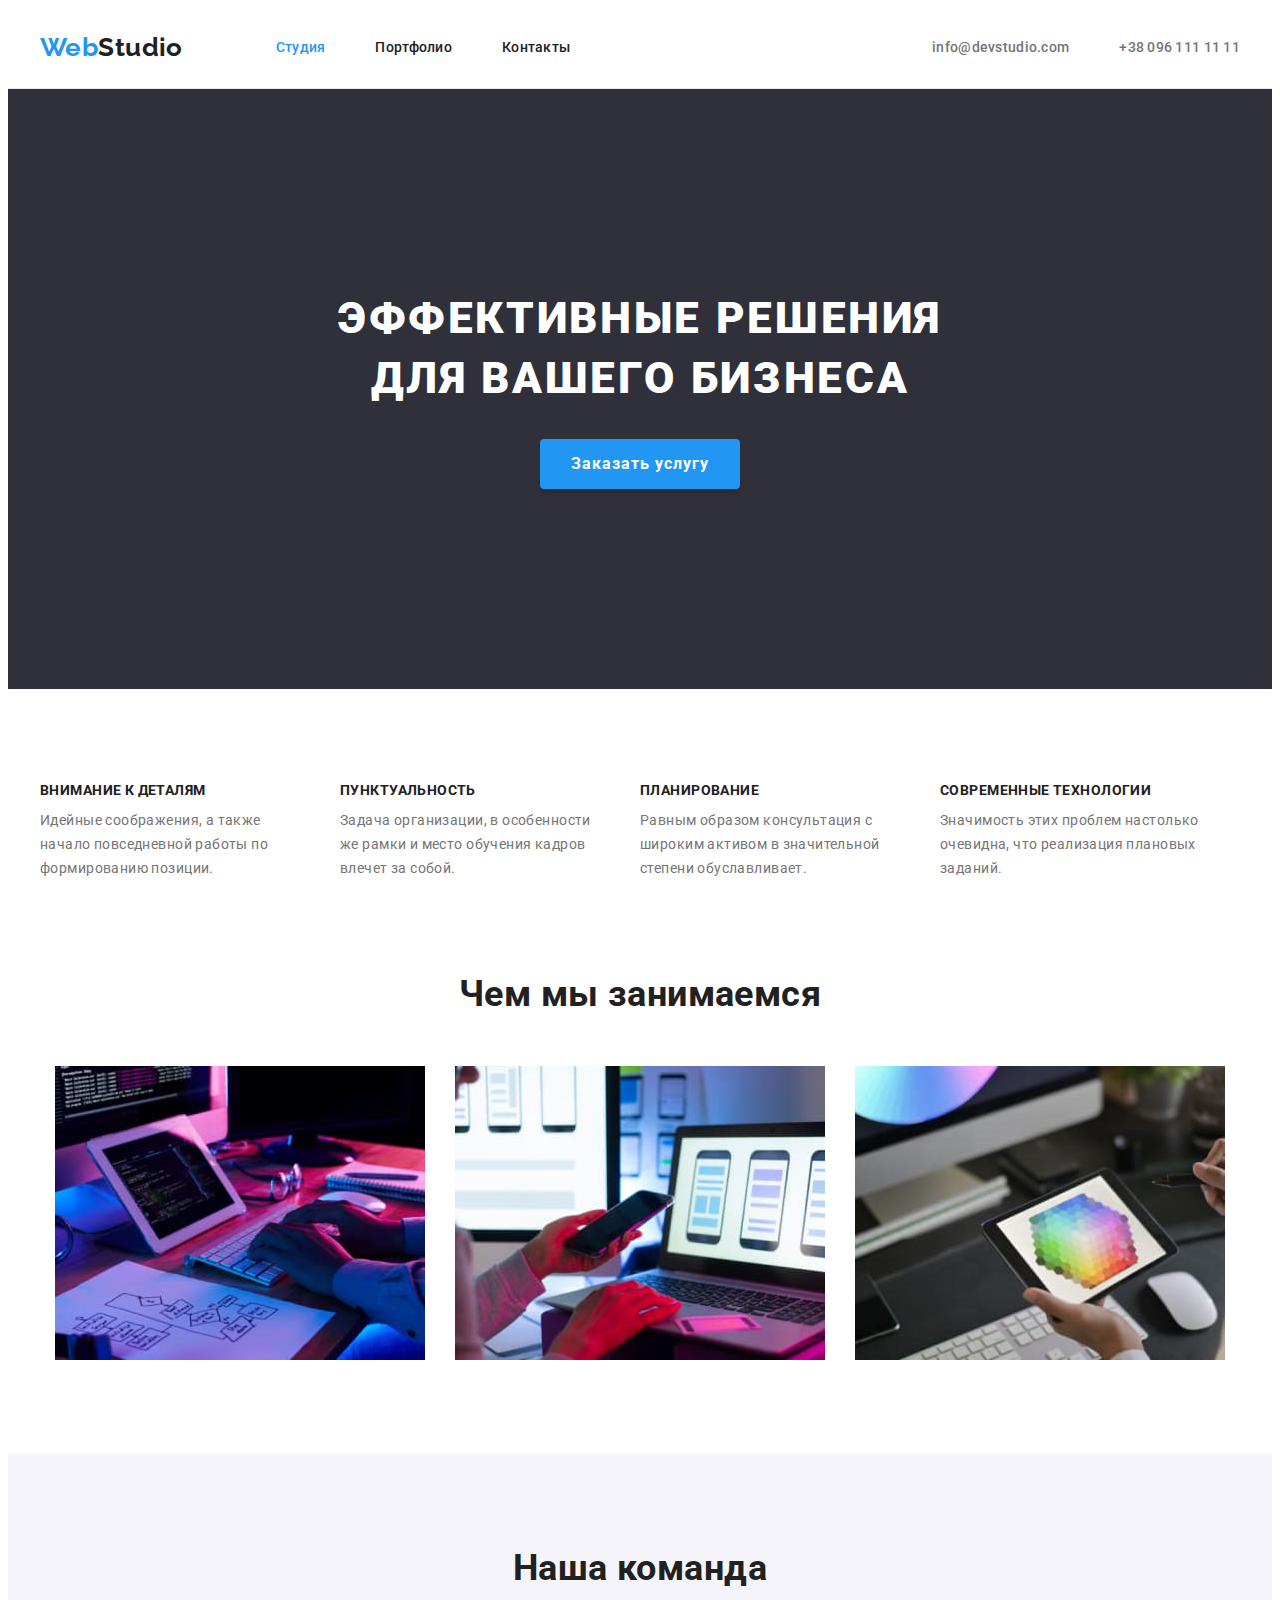
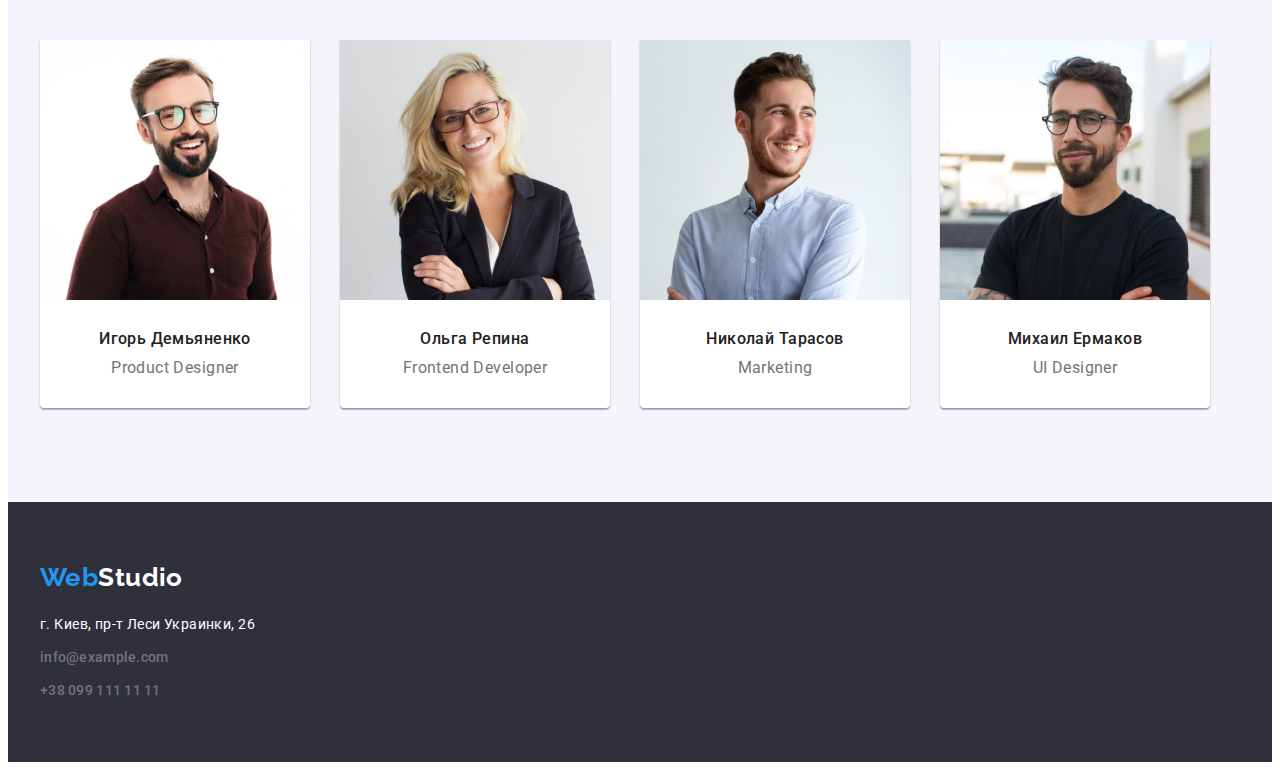
<file: index.html>
<!DOCTYPE html>
<html lang="ru">
<head>
    <meta charset="UTF-8">
    <meta http-equiv="X-UA-Compatible" content="IE=edge">
    <meta name="viewport" content="width=device-width, initial-scale=1.0">
    <link rel="preconnect" href="https://fonts.googleapis.com">
<link rel="preconnect" href="https://fonts.gstatic.com" crossorigin>
<link href="https://fonts.googleapis.com/css2?family=Oleo+Script&family=Raleway:wght@700&family=Roboto:wght@400;500;700;900&display=swap" rel="stylesheet">
    <title>Document</title>
    <link rel="stylesheet" href="https://cdnjs.cloudflare.com/ajax/libs/modern-normalize/1.1.0/modern-normalize.min.css" integrity="sha512-wpPYUAdjBVSE4KJnH1VR1HeZfpl1ub8YT/NKx4PuQ5NmX2tKuGu6U/JRp5y+Y8XG2tV+wKQpNHVUX03MfMFn9Q==" crossorigin="anonymous" referrerpolicy="no-referrer" />
    <link rel="stylesheet" href="./css/styles.css"
    />
</head>
<body>
    <header class="header">
        <div class="container main-nav">
            <a href="./index.html" class="header-logo"><span class="span-logo">Web</span>Studio</a>
            <nav>
                <ul class="site-nav">
                    <li class="nav-item"><a href=""  class="nav current">Студия</a></li>
                    <li class="nav-item"><a href="./portfolio.html"   class="nav">Портфолио</a></li>
                    <li class="nav-item"><a href=""   class="nav">Контакты</a></li>
                </ul>
            </nav>
            <ul class="contacts-nav">
                <li class="contacts-item"><a href="mailto:info@devstudio.com"  class="contacts cont-nav">info@devstudio.com</a></li>
                <li class="contacts-item"><a href="tel:+380961111111"  class="contacts cont-nav">+38 096 111 11 11</a></li>
            </ul>
        </div>
    </header>
    <main> 
    <section class="hero">
        <div class="container">
            <h1 class="hero-title">Эффективные решения для вашего бизнеса</h1>
            <button type="button" class="btn">Заказать услугу</button> 
        </div>
    </section>
    <section  class="features">
        <div class="container">
            <h2 class="visually-hidden">Особенности</h2>
            <ul class="features-list">
                <li class="features-item">
                    <h3 class="features-title">Внимание к деталям</h3>
                    <p class="features-text">Идейные соображения, а также начало повседневной работы по формированию позиции.</p>
                </li>
                <li class="features-item">
                    <h3 class="features-title">Пунктуальность</h3>
                    <p class="features-text">Задача организации, в особенности же рамки и место обучения кадров влечет за собой.</p>
                </li>
                <li class="features-item">
                    <h3 class="features-title">Планирование</h3>
                    <p class="features-text">Равным образом консультация с широким активом в значительной степени обуславливает.</p>
                </li>
                <li class="features-item">
                    <h3 class="features-title">Современные технологии</h3>
                    <p class="features-text">Значимость этих проблем настолько очевидна, что реализация плановых заданий.</p>
                </li>
            </ul>
        </div>
    </section>
    <section class="about">
        <div class="container">
            <h2 class="about-title">Чем мы занимаемся</h2>
                <ul class="about-list">
                    <li class="about-img-link"><img src="./images/img1.jpg" class="about-img" alt="Написание кода" width="370"></li>
                    <li class="about-img-link"><img src="./images/img2.jpg" class="about-img" alt="Создание удобного сайта" width="370"></li>
                    <li class="about-img-link"><img src="./images/img3.jpg" class="about-img" alt="Разработка дизайна" width="370"></li>
                </ul>
        </div>
    </section>
    <section class="team">
        <div class="container">
            <h2 class="team-title">Наша команда</h2>
            <ul class="team-cards">
            <li class="persons-cards">
                <img src="./images/person1.jpg" alt="фото Игорь Демьяненко" width="270">
                    <div class="card-text">
                    <h3 class="person">Игорь Демьяненко</h3>
                    <p class="person-text">Product Designer</p>
                    </div>
            </li>
            <li class="persons-cards">
                <img src="./images/person2.jpg" alt="фото Ольга Репина" width="270">
                    <div class="card-text">
                    <h3 class="person">Ольга Репина</h3>
                    <p class="person-text">Frontend Developer</p>
                    </div>
            </li>
            <li class="persons-cards">
                <img src="./images/person3.jpg" alt="фото Николай Тарасов" width="270">
                    <div class="card-text">
                    <h3 class="person">Николай Тарасов</h3>
                    <p class="person-text">Marketing</p>
                    </div>
            </li>
            <li class="persons-cards">
                <img src="./images/person4.jpg" alt="фото Михаил Ермаков" width="270">
                    <div class="card-text">
                    <h3 class="person">Михаил Ермаков</h3>
                    <p class="person-text">UI Designer</p>
                    </div>
            </li>
            </ul>
        </div>
    </section>
    </main>
    <footer class="footer">
        <div class="container">
            <a href="./index.html" class="footer-logo"><span class="span-logo">Web</span>Studio</a></li>
            <address>
            <ul class="contacts-footer">
            <li class="footer-con"><a href="https://goo.gl/maps/pPcLnvjaUrZ2ZYLMA" 
                target="_blank" 
                rel="noopener nofollow"
                class="address">
                г. Киев, пр-т Леси Украинки, 26</a> </li>
            <li class="address footer-con"><a href="mailto:info@example.com" class="contacts">info@example.com</a></li>
            <li class="address footer-con"><a href="tel:+380991111111" class="contacts">+38 099 111 11 11</a></li>
            </ul>
            </address>
        </div>
    </footer>
</body>
</html>
</file>
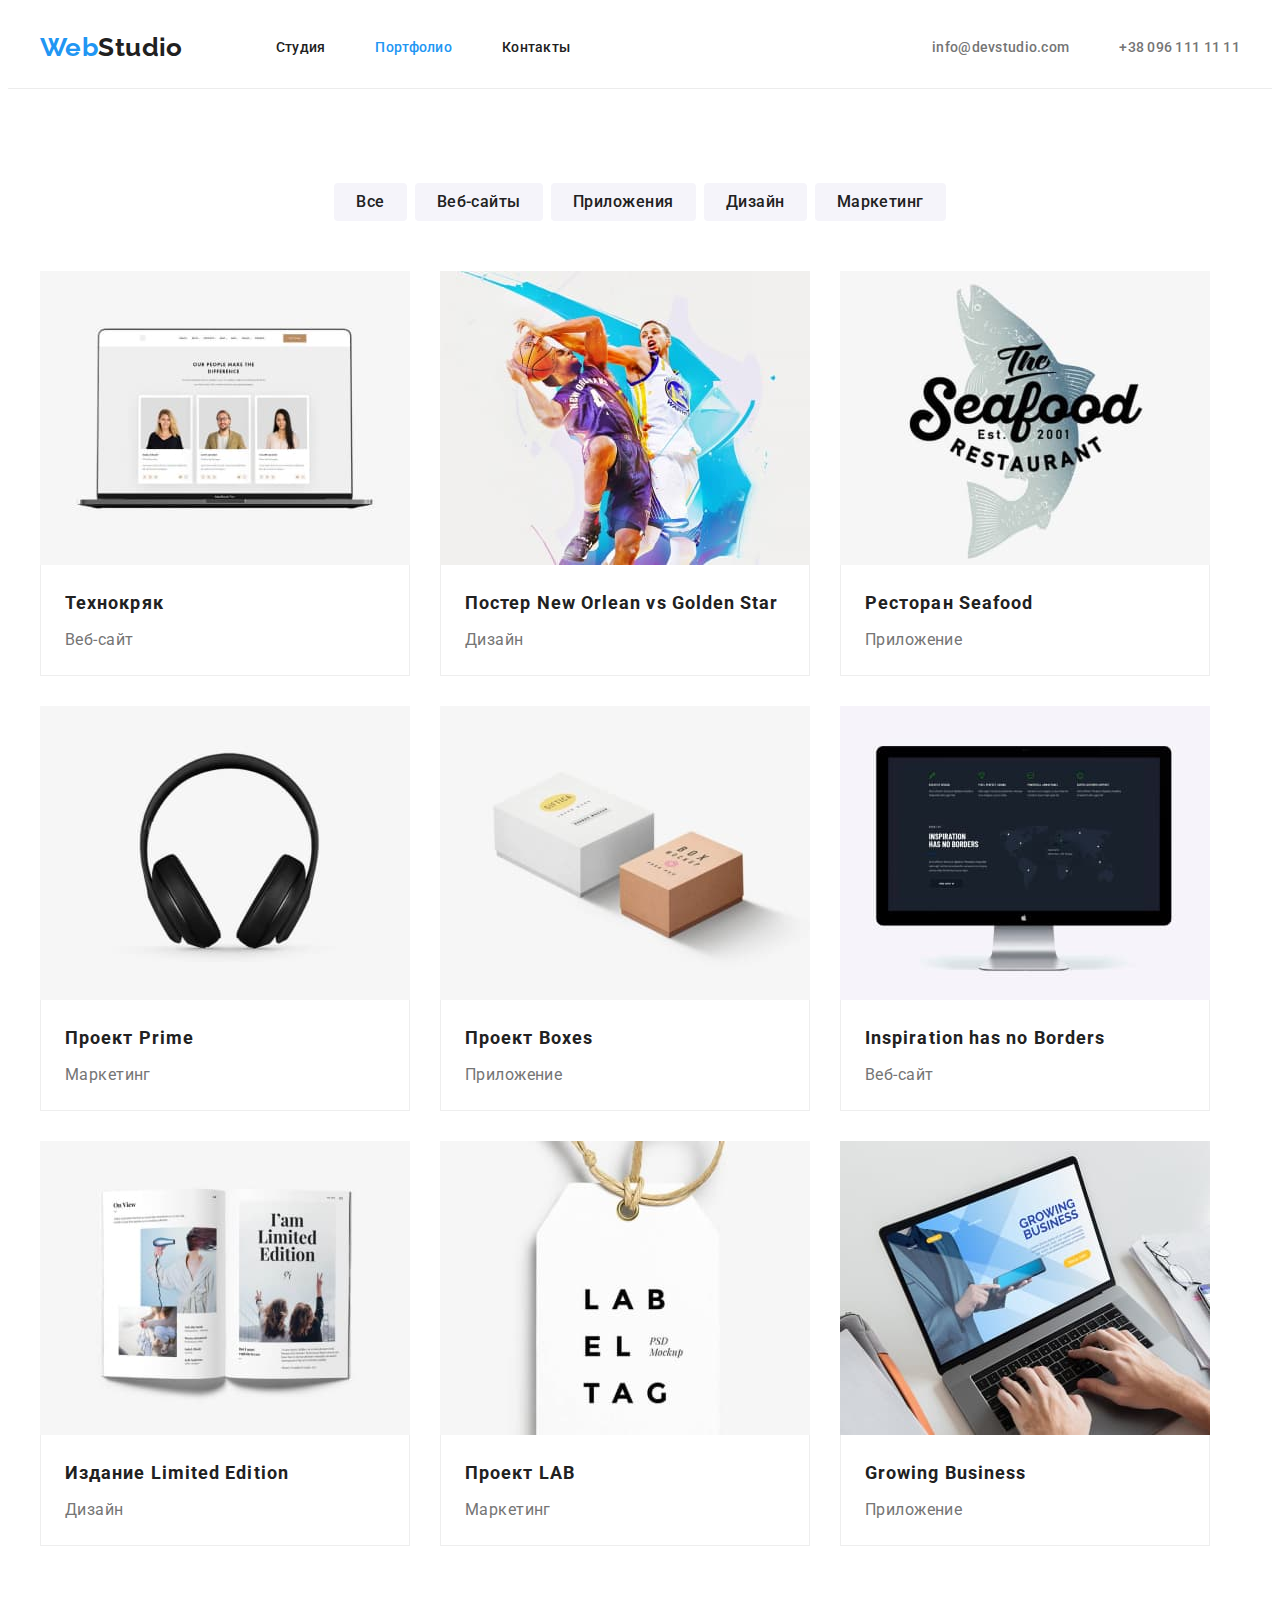
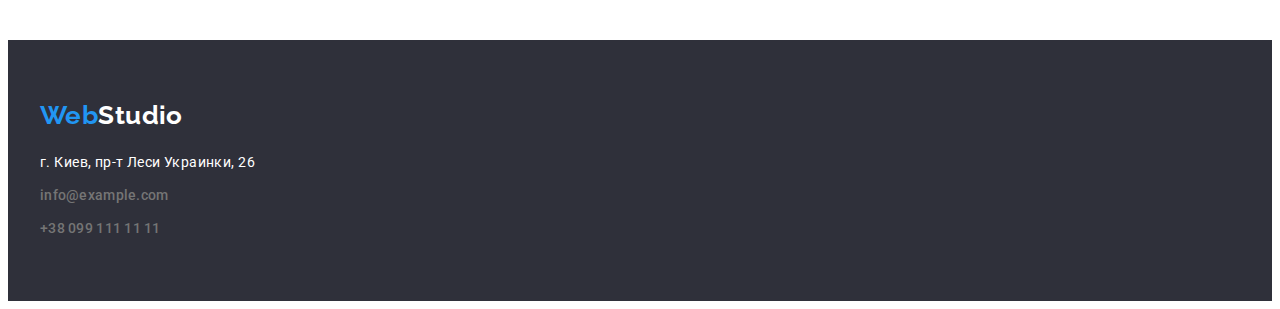
<file: portfolio.html>
<!DOCTYPE html>
<html lang="ru">
<head>
    <meta charset="UTF-8">
    <meta http-equiv="X-UA-Compatible" content="IE=edge">
    <meta name="viewport" content="width=device-width, initial-scale=1.0">
    <link rel="preconnect" href="https://fonts.googleapis.com">
<link rel="preconnect" href="https://fonts.gstatic.com" crossorigin>
<link href="https://fonts.googleapis.com/css2?family=Oleo+Script&family=Raleway:wght@700&family=Roboto:wght@400;500;700;900&display=swap" rel="stylesheet">
    <title>Document</title>
    <link rel="stylesheet" href="https://cdnjs.cloudflare.com/ajax/libs/modern-normalize/1.1.0/modern-normalize.min.css" integrity="sha512-wpPYUAdjBVSE4KJnH1VR1HeZfpl1ub8YT/NKx4PuQ5NmX2tKuGu6U/JRp5y+Y8XG2tV+wKQpNHVUX03MfMFn9Q==" crossorigin="anonymous" referrerpolicy="no-referrer" />
    <link rel="stylesheet" href="./css/styles.css">
</head>
<body>
    <header class="header">
        <div class="container main-nav">
            <a href="./index.html" class="header-logo"><span class="span-logo">Web</span>Studio</a>
            <nav>
                <ul class="site-nav">
                    <li  class="nav-item"><a href="./index.html" class="nav">Студия</a></li>
                    <li  class="nav-item"><a href="" class="nav current">Портфолио</a></li>
                    <li  class="nav-item"><a href=""  class="nav">Контакты</a></li>
                </ul>
            </nav>
            <ul class="contacts-nav">
                <li class="contacts-item"><a href="mailto:info@devstudio.com"  class="contacts cont-nav">info@devstudio.com</a></li>
                <li class="contacts-item"><a href="tel:+380961111111"  class="contacts cont-nav">+38 096 111 11 11</a></li>
            </ul>
        </div>
    </header>
    <main>
        <section class="section">
        <div class="container">
            <h1 class="visually-hidden">Портфолио</h1>
            <ul class="portfolio-btns">
                <li class="port-btn"><button type="button" class="portfolio-btn">Все</button> </li> 
                <li class="port-btn"><button type="button" class="portfolio-btn">Веб-сайты</button> </li> 
                <li class="port-btn"><button type="button" class="portfolio-btn">Приложения</button> </li> 
                <li class="port-btn"><button type="button"  class="portfolio-btn">Дизайн</button> </li> 
                <li class="port-btn"><button type="button"  class="portfolio-btn">Маркетинг</button> </li> 
            </ul>
            <ul class="portfolio">
                <li class="portfolio-item">
                    <img src="./images/portfolio1.jpg" alt="открытая страница вайта" width="370">
                    <div class="portfolio-card">
                        <h2 class="portfolio-title">Технокряк</h2>
                        <p class="portfolio-text">Веб-сайт</p>
                    </div>
                </li>
                <li class="portfolio-item">
                    <img src="./images/portfolio2.jpg" alt="плакат с баскетболистами" width="370">
                    <div class="portfolio-card">
                        <h2 class="portfolio-title">Постер New Orlean vs Golden Star</h2>
                        <p class="portfolio-text">Дизайн</p>
                    </div>
                </li>
                <li class="portfolio-item">
                    <img src="./images/portfolio3.jpg" alt="логотип ресторана" width="370">
                    <div class="portfolio-card">
                        <h2 class="portfolio-title">Ресторан Seafood</h2>
                        <p class="portfolio-text">Приложение</p>
                    </div>
                </li>
                <li class="portfolio-item">
                    <img src="./images/portfolio4.jpg" alt="наушники" width="370">
                    <div class="portfolio-card">
                        <h2 class="portfolio-title">Проект Prime</h2>
                        <p class="portfolio-text">Маркетинг</p>
                    </div>
                </li>
                <li class="portfolio-item">
                    <img src="./images/portfolio5.jpg" alt="две коробки" width="370">
                    <div class="portfolio-card">
                        <h2 class="portfolio-title">Проект Boxes</h2>
                        <p class="portfolio-text">Приложение</p>
                    </div>
                </li>
                <li class="portfolio-item">
                    <img src="./images/portfolio6.jpg" alt="открытая страница сайта" width="370">
                    <div class="portfolio-card">
                        <h2 class="portfolio-title">Inspiration has no Borders</h2>
                        <p class="portfolio-text">Веб-сайт</p>
                    </div>
                </li>
                <li class="portfolio-item">
                    <img src="./images/portfolio7.jpg" alt="открытый журнал" width="370">
                    <div class="portfolio-card">
                        <h2 class="portfolio-title">Издание Limited Edition</h2>
                        <p class="portfolio-text">Дизайн</p>
                    </div>
                </li>
                <li class="portfolio-item">
                    <img src="./images/portfolio8.jpg" alt="бирка для продукции" width="370">
                    <div class="portfolio-card">
                        <h2 class="portfolio-title">Проект LAB</h2>
                        <p class="portfolio-text">Маркетинг</p>
                    </div>
                </li>
                <li class="portfolio-item">
                    <img src="./images/portfolio9.jpg" alt="сайт на мониторе" width="370">
                    <div class="portfolio-card">
                        <h2 class="portfolio-title">Growing Business</h2>
                        <p class="portfolio-text">Приложение</p>
                    </div>
                </li>
            </ul>
        </div>
        </section>
    </main>
    <footer class="footer">
        <div class="container">
            <a href="./index.html" class="footer-logo"><span class="span-logo">Web</span>Studio</a>
            <address>
            <ul class="contacts-footer">
            <li class="footer-con"><a href="https://goo.gl/maps/pPcLnvjaUrZ2ZYLMA" 
                target="_blank" 
                rel="noopener nofollow"
                class="address">
                г. Киев, пр-т Леси Украинки, 26</a> </li>
            <li class="address footer-con"><a href="mailto:info@example.com" class="contacts">info@example.com</a></li>
            <li class="address footer-con"><a href="tel:+380991111111" class="contacts">+38 099 111 11 11</a></li>
            </ul>
            </address>
        </div>
    </footer>
</body>
</html>
</file>
<file: css/styles.css>
:root {
    --primary-text-color:#212121;
    --secondary-text-color:#757575;
    --accent-color:#2196F3;
    --secondary-accent-color:#FFFFFF;
    --primary-bg-color: #FFFFFF;
    --bg-accent-color:#2F303A;
    --pf-btn-color: #F5F4FA;
}
p,
h1,
h2,
h3,
h4,
h5,
h6 {
    margin: 0;
}
ul,
ol {
    margin: 0;
    padding-left: 0;
    list-style: none;
}
button {
    cursor: pointer;
}
a {text-decoration: none;}
img {
    display: block;
    max-width: 100%;
    height: auto;
}
body {
    font-family: "Roboto", sans-serif;
    background-color:var(--primary-bg-color);
    color: var(--primary-text-color);
    font-size: 14px;
    letter-spacing: 0.03em;
}
.container {
    width: 1200px;
    margin: 0 auto;
    padding-left: 15px;
    padding-right: 15px;
    /* outline: 1px solid red;  */
}
/* -----------------------------лого-------------------*/

.span-logo{
    color: var(--accent-color);
}

.header-logo {
    display: block;
    padding-top: 24px;
    padding-bottom: 25px;
    margin-right: 93px;

    color: var(--primary-text-color);
    font-family: 'Raleway', sans-serif;
    font-weight: 700;
    font-size: 26px;
    line-height: 1.19;
}

/*--------------------------------- header---------------------------------*/
.visually-hidden {
    position: absolute;
    width: 1px;
    height: 1px;
    margin: -1px;
    border: 0;
    padding: 0;
    white-space: nowrap;
    clip-path: inset(100%);
    clip: rect(0 0 0 0);
    overflow: hidden; 
}
.header {
    border-bottom: 1px solid #ECECEC;
}
.main-nav {
    display: flex;
    align-items: center;
}
.site-nav {
    display: flex;
}
.nav-item:nth-child(n+2) {
    margin-left: 50px;
}
.nav {
    display: block;
    font-weight: 500;
    line-height: 1.14;
    letter-spacing: 0.02em;
    color: var(--primary-text-color);
    text-decoration: none;
    padding-top: 32px;
    padding-bottom: 32px;
}
.nav:hover,
.nav:focus {
    color: var(--accent-color);
}
.current {
    color: var(--accent-color);
    text-decoration: none;
}
.contacts-nav {
    display: flex;
    margin-left: auto;
}

.contacts-item:nth-child(n+2) {
    margin-left: 50px;
} 
.cont-nav {
    display: block;
    padding-top: 32px;
    padding-bottom: 32px;
}
.contacts {
    font-weight: 500;
    line-height: 1.14;
    letter-spacing: 0.02em;
    color: var(--secondary-text-color);
    text-decoration: none;
}
.contacts:hover,
.contacts:focus {
    color: var(--accent-color);
}

/* ------------------------------hero ---------------------------------*/
.hero {
    background-color: var(--bg-accent-color);
    padding-top: 200px;
    padding-bottom: 200px;
}
.hero-title {
    font-weight: 900;
    font-size: 44px;
    line-height: 1.36;
    text-align:center;
    letter-spacing: 0.06em;
    text-transform: uppercase;
    color: var(--secondary-accent-color);
    max-width: 696px;
    margin: 0 auto;
}
.btn { 
    font-family: inherit;
    font-weight: 700;
    font-size: 16px;
    line-height: 1.88;
    align-items: center;
    text-align:center;
    letter-spacing: 0.06em;
    background-color: var(--accent-color);
    color: var(--secondary-accent-color);
    min-width: 200px;
    box-shadow: 0px 4px 4px rgba(0, 0, 0, 0.15);
    border: none;
    border-radius: 4px; 
    margin: 30px auto 0 auto;
    display: block;
    padding: 10px 30px;
}
.btn:hover,
.btn:focus {
    background-color: #188CE8;
}
/* -----------------------------features -------------------------------*/
.features {
    padding-bottom: 94px;
    padding-top: 94px;
}
.features-list {
    display: flex;
}
.features-item {
    display: block;
    justify-content: space-evenly;
    max-width: 270px;
}
.features-item:nth-child(n+2) {
    margin-left: 30px;
}
.features-title {
    margin-bottom: 10px;
    font-weight: 700;
    font-size: 14px;
    line-height: 1.14;
    text-transform: uppercase;
    color: var(--primary-text-color);
    }
.features-text {
    font-weight: 400;
    line-height: 1.71;
    color: var(--secondary-text-color);
}
/* -----------------------------about -------------------------------*/
.about {
    padding-bottom: 94px;
}
.about-title {
    font-weight: 700;
    font-size: 36px;
    line-height: 1.16;
    text-align: center;
    color: var(--primary-text-color);
    margin-bottom: 50px;

}
.about-list {
    display: flex;
    justify-content: center;
}
.about-img-link {
    display: block;
}

.about-img-link:not(:last-child) {
    margin-right: 30px;
}
/* ----------------------------team ---------------------------------*/

.team {
    padding-top: 94px;
    padding-bottom: 94px;;
    background-color: #F5F4FA;
}
.team-title {
    font-weight: 700;
    font-size: 36px;
    line-height: 1.16;
    text-align:center;
    color: var(--primary-text-color);
    margin-bottom: 50px;
}
.team-cards {
    display: flex;
}
.persons-cards {
    display: block;
    box-shadow: 0px 1px 3px rgba(0, 0, 0, 0.12), 0px 1px 1px rgba(0, 0, 0, 0.14), 0px 2px 1px rgba(0, 0, 0, 0.2);
    border-radius: 0px 0px 4px 4px;
    background-color: var(--primary-bg-color);
}
.persons-cards:nth-child(n+2) {
    margin-left: 30px;
}
.card-text {
    padding-top: 30px;
    padding-bottom: 30px;
}
.person {
    margin-bottom: 10px;
    font-weight: 500;
    font-size: 16px;
    line-height: 1.18;
    text-align:center;
    color: var(--primary-text-color);
}
.person-text {
    font-weight: 400;
    font-size: 16px;
    line-height: 1.18;
    text-align:center;
    color: var(--secondary-text-color);
}
/* ---------------------------------------portfolio ---------------------*/
.section {
    padding-top: 94px;
    padding-bottom: 94px;
}
.port-btn {
    display: block;
} 
.portfolio-btns {
    display: flex; 
    margin-bottom: 50px;
    justify-content: center;
}
.port-btn:nth-child(n+2) {
    margin-left: 8px;
}
.portfolio-btn {
    font-family: inherit;
    font-weight: 500;
    font-size: 16px;
    line-height: 1.62;
    text-align:center;
    letter-spacing: 0.03em;
    background-color: var(--pf-btn-color) ;
    color: var(--primary-text-color);
    border-radius: 4px;
    border: none;
    display: block;
    padding: 6px 22px;
}
.portfolio-btn:hover, 
.portfolio-btn:focus {
background-color:var(--accent-color);
color: var(--secondary-accent-color);
} 
.portfolio {
    display: flex;
    flex-wrap: wrap;
}
.portfolio-item {
    display: block;
    /* outline: 1px solid greenyellow; */
    margin-left: 0;
    margin-right: 30px;
    margin-bottom: 30px;
}
.portfolio-item:nth-child(3n+0){
    margin-right: 0px;
    margin-left: 0;
}
.portfolio-item:nth-last-child(-n + 3)
{
    margin-bottom: 0;
}

.portfolio-card {
    padding-top: 20px;
    padding-bottom: 20px;
    padding-left: 24px;
    padding-right: 24px;
    border: 1px solid #EEEEEE;
    border-top: none;
}

.portfolio-title {
    margin-bottom: 4px;
    font-weight: 700;
    font-size: 18px;
    line-height: 2;
    letter-spacing: 0.06em;
    color: var(--primary-text-color);
}
.portfolio-text {
    font-weight: 400;
    font-size: 16px;
    line-height: 1.88;
    color: var(--secondary-text-color);
}

/* ------------------------footer------------------------ */
.footer {
    background-color: var(--bg-accent-color);
    padding-top: 60px;
    padding-bottom: 60px;
}

.footer-logo {
    display: block;
    margin-bottom: 20px;
    align-items: flex-start;

    color: var(--secondary-accent-color);
    font-family: 'Raleway', sans-serif;
    font-weight: 700;
    font-size: 26px;
    line-height: 1.19;
}
.contacts-footer {
    
} 
.footer-con {

}
.address {
    font-style: normal;
    font-weight: 400;
    line-height: 1.71;
    color: var(--secondary-accent-color);
    text-decoration: none;
}
.address:nth-child(n+2) {
    margin-top: 9px;
}
.address:hover,
.address:focus {
    color: var(--accent-color);
}
</file>
